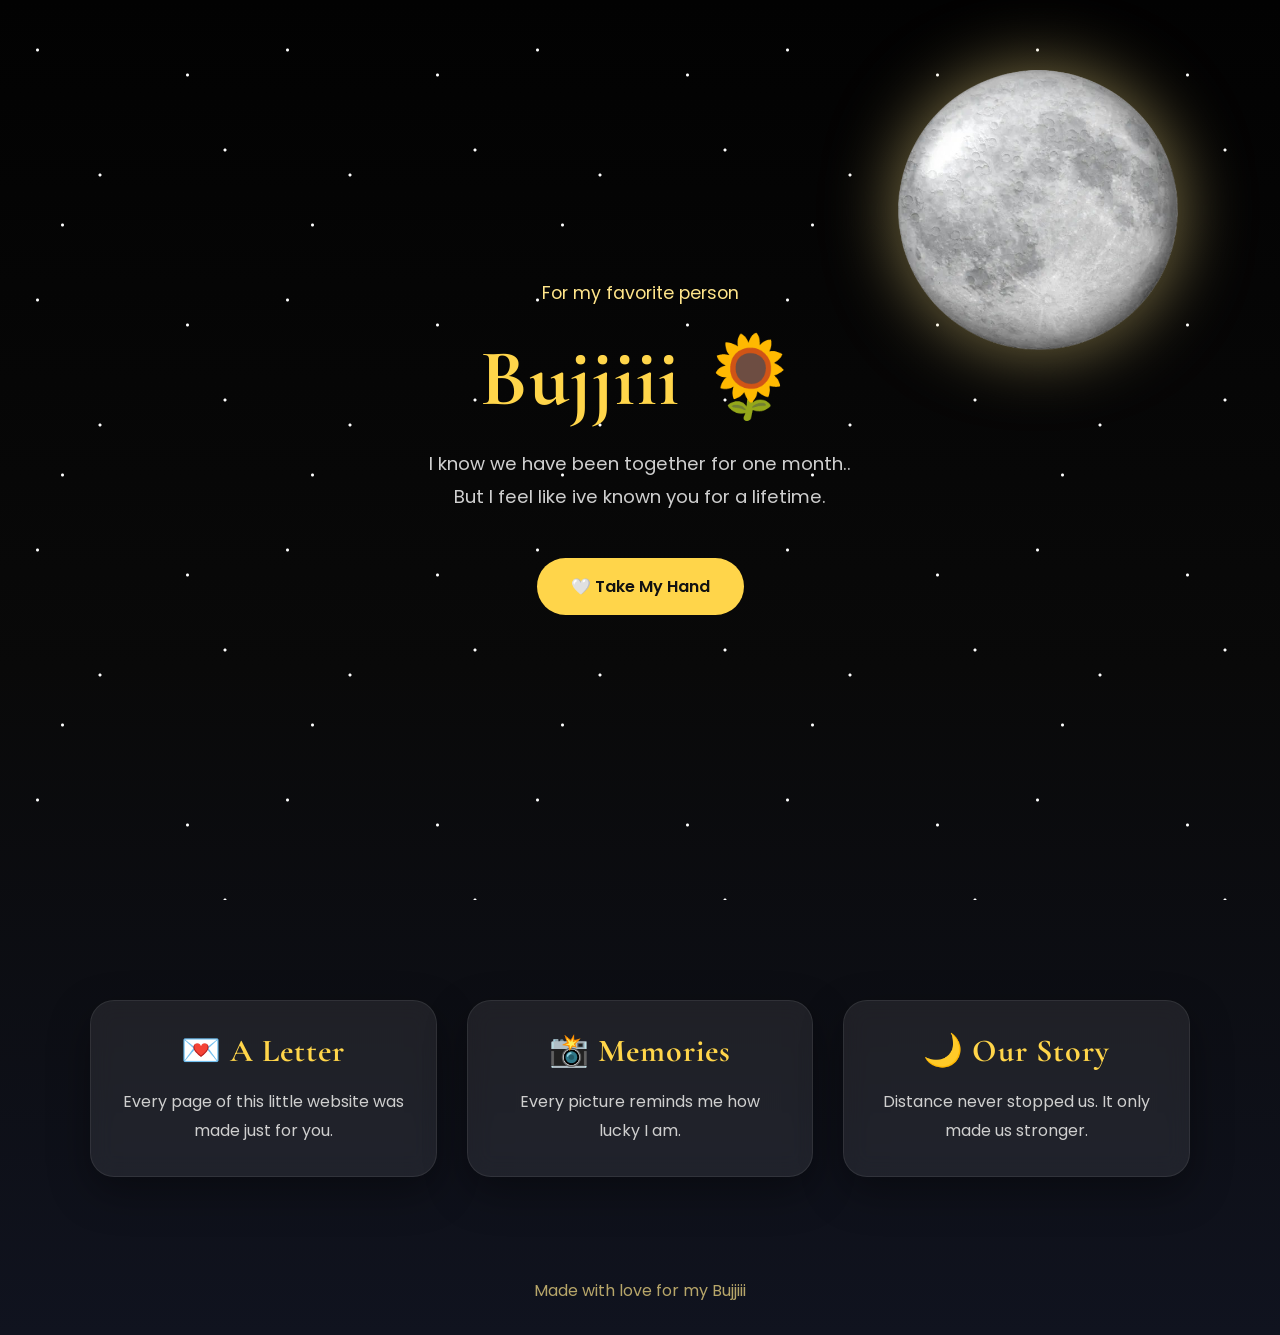
<file: index.html>
<!DOCTYPE html>
<html lang="en">
<head>
    <meta charset="UTF-8">
    <meta name="viewport" content="width=device-width, initial-scale=1.0">
    <title>Project Moonflower 🌙</title>

    <link rel="preconnect" href="https://fonts.googleapis.com">
    <link rel="preconnect" href="https://fonts.gstatic.com" crossorigin>

    <link href="https://fonts.googleapis.com/css2?family=Cormorant+Garamond:wght@500;700&family=Poppins:wght@300;400;500;600&display=swap" rel="stylesheet">

    <link rel="stylesheet" href="style.css">
</head>

<body>

<div id="stars"></div>

<header class="hero">

    <img src="assets/photos/moon.jpg" class="moon" alt="Moon">

    <div class="hero-content">

        <p class="subtitle">
            For my favorite person
        </p>

        <h1>Bujjiii 🌻</h1>

        <p class="description">
            I know we have been together for one month..
            <br>
            But I feel like ive known you for a lifetime.
        </p>

        <a href="letter.html" class="button">
            🤍 Take My Hand
        </a>

    </div>

</header>

<section class="preview">

    <div class="card">

        <h2>💌 A Letter</h2>

        <p>
            Every page of this little website
            was made just for you.
        </p>

    </div>

    <div class="card">

        <h2>📸 Memories</h2>

        <p>
            Every picture reminds me
            how lucky I am.
        </p>

    </div>

    <div class="card">

        <h2>🌙 Our Story</h2>

        <p>
            Distance never stopped us.
            It only made us stronger.
        </p>

    </div>

</section>

<footer>

    <p>
        Made with love for my Bujjiii
    </p>

</footer>

<script src="script.js"></script>

</body>
</html>
</file>
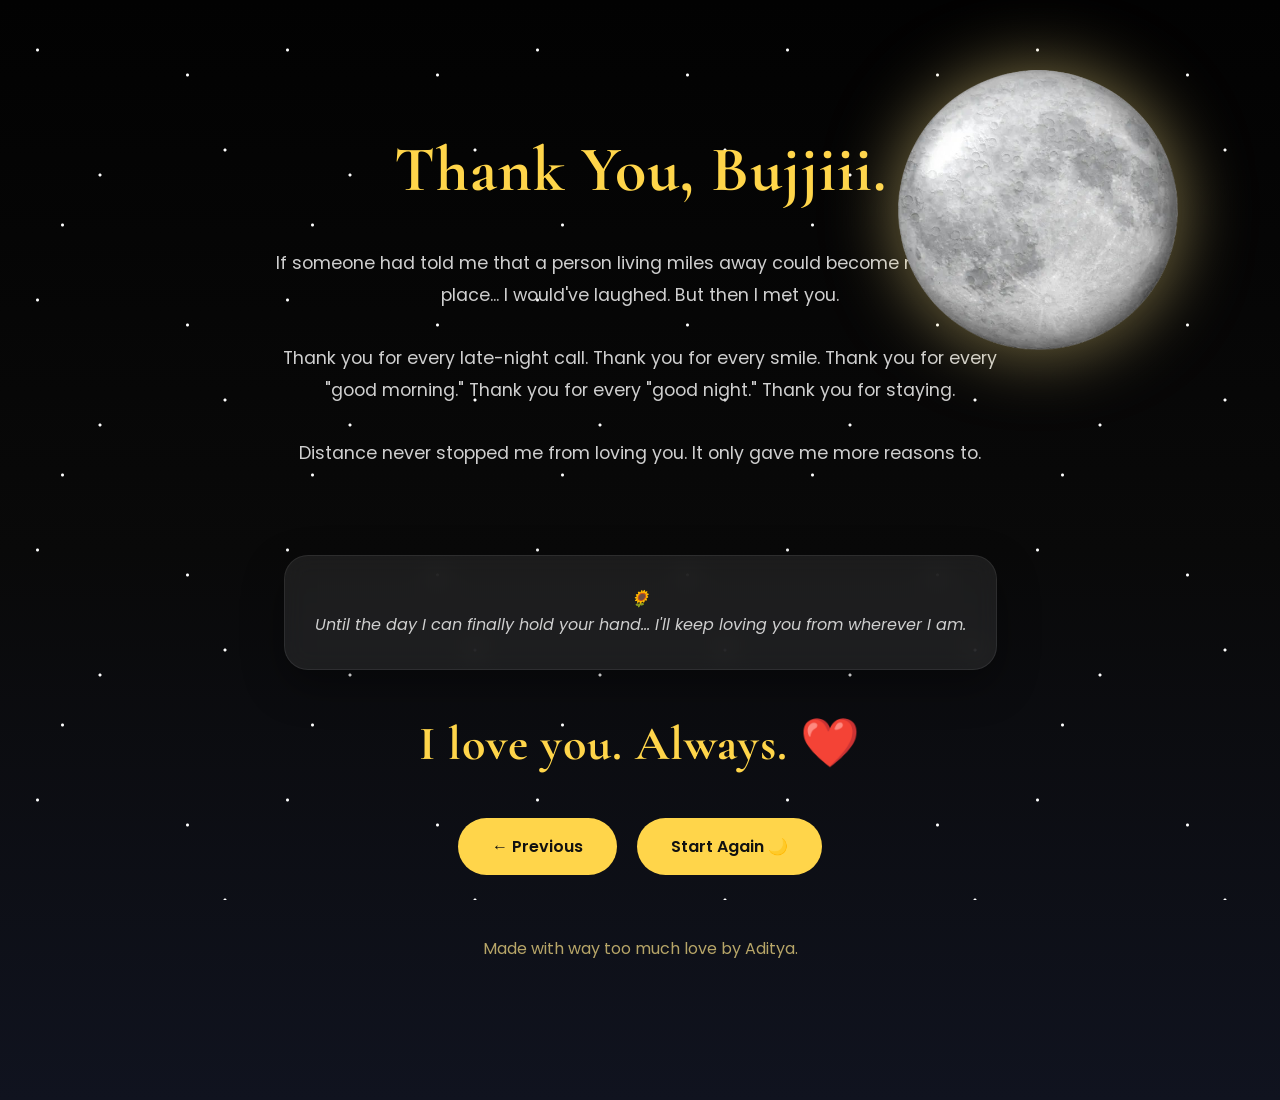
<file: ending.html>
<!DOCTYPE html>
<html lang="en">

<head>

<meta charset="UTF-8">
<meta name="viewport" content="width=device-width, initial-scale=1.0">

<title>Always ❤️</title>

<link rel="preconnect" href="https://fonts.googleapis.com">
<link rel="preconnect" href="https://fonts.gstatic.com" crossorigin>

<link href="https://fonts.googleapis.com/css2?family=Cormorant+Garamond:wght@500;700&family=Poppins:wght@300;400;500&display=swap" rel="stylesheet">

<link rel="stylesheet" href="style.css">

</head>

<body>

<div id="stars"></div>

<section class="ending-page">

<div class="moon-container">

<img src="assets/photos/moon.jpg" class="moon" alt="Moon">

</div>

<h1>

Thank You,

Bujjiii.

</h1>

<p class="ending-text">

If someone had told me that a person
living miles away could become
my favorite place...

I would've laughed.

But then I met you.

<br><br>

Thank you for every late-night call.

Thank you for every smile.

Thank you for every "good morning."

Thank you for every "good night."

Thank you for staying.

<br><br>

Distance never stopped me from loving you.

It only gave me more reasons to.

</p>

<div class="quote">

🌻

<p>

Until the day I can finally hold your hand...

I'll keep loving you from wherever I am.

</p>

</div>

<h2>

I love you.

Always.

❤️

</h2>

<div class="buttons">

<a href="future.html" class="button">

← Previous

</a>

<a href="index.html" class="button">

Start Again 🌙

</a>

</div>

<footer>

<p>

Made with way too much love
by Aditya.

</p>

</footer>

</section>

<script src="script.js"></script>

</body>

</html>
</file>
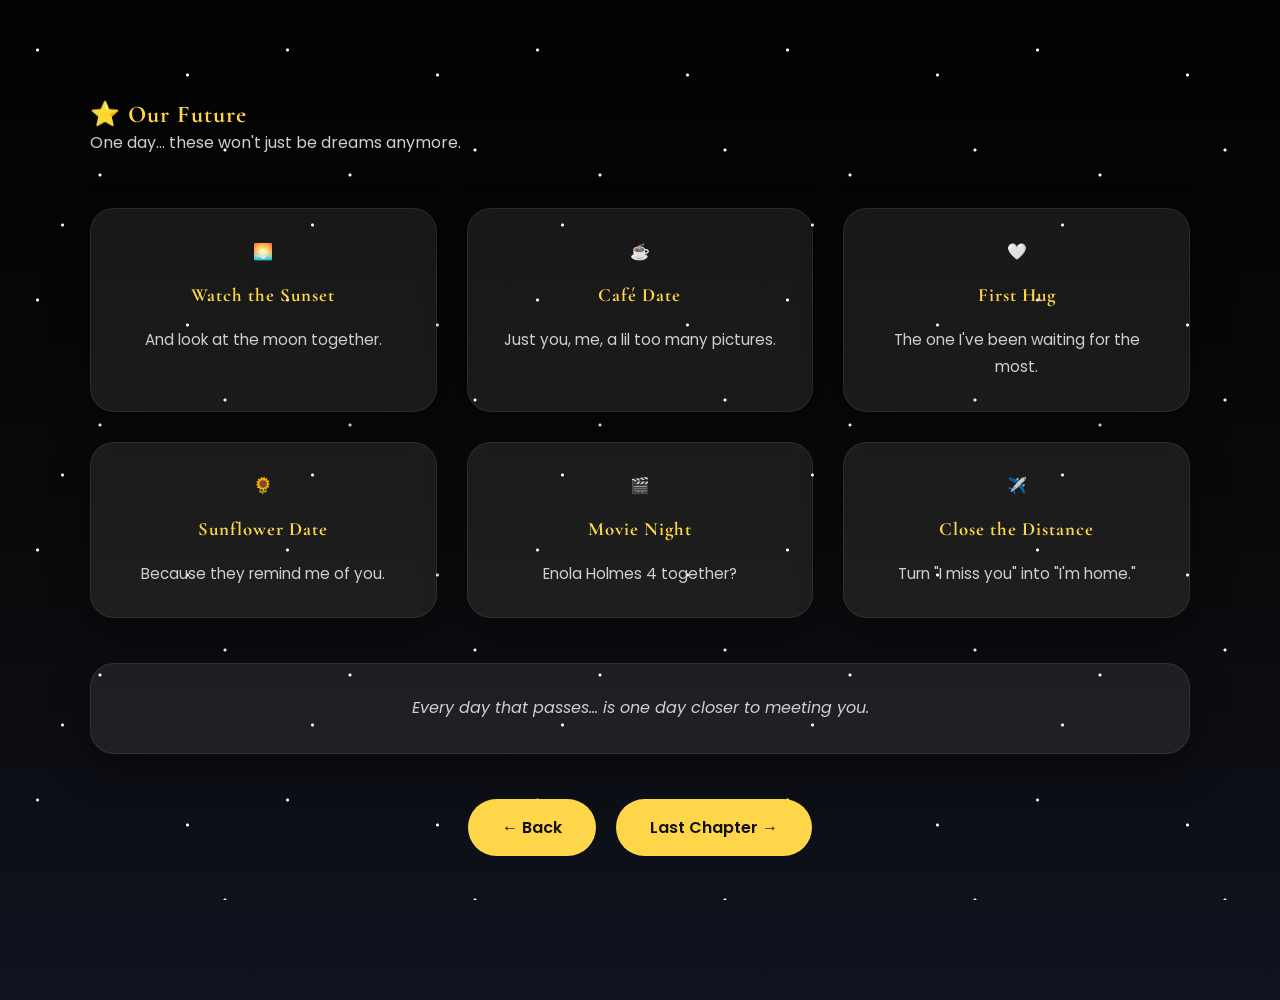
<file: future.html>
<!DOCTYPE html>
<html lang="en">

<head>

<meta charset="UTF-8">
<meta name="viewport" content="width=device-width, initial-scale=1.0">

<title>Our Future 🌌</title>

<link rel="preconnect" href="https://fonts.googleapis.com">
<link rel="preconnect" href="https://fonts.gstatic.com" crossorigin>

<link href="https://fonts.googleapis.com/css2?family=Cormorant+Garamond:wght@500;700&family=Poppins:wght@300;400;500&display=swap" rel="stylesheet">

<link rel="stylesheet" href="style.css">

</head>

<body>

<div id="stars"></div>

<section class="page">

<h1>⭐ Our Future</h1>

<p class="page-subtitle">

One day...

these won't just be dreams anymore.

</p>

<div class="dream-grid">

<div class="dream-card">
🌅
<h3>Watch the Sunset</h3>
<p>And look at the moon together.</p>
</div>

<div class="dream-card">
☕
<h3>Café Date</h3>
<p>Just you, me,  a lil too many pictures.</p>
</div>

<div class="dream-card">
🤍
<h3>First Hug</h3>
<p>The one I've been waiting for the most.</p>
</div>

<div class="dream-card">
🌻
<h3>Sunflower Date</h3>
<p>Because they remind me of you.</p>
</div>

<div class="dream-card">
🎬
<h3>Movie Night</h3>
<p>Enola Holmes 4 together?</p>
</div>

<div class="dream-card">
✈️
<h3>Close the Distance</h3>
<p>Turn "I miss you" into "I'm home."</p>
</div>

</div>

<div class="quote">

<p>

Every day that passes...

is one day closer to meeting you.

</p>

</div>

<div class="buttons">

<a href="reasons.html" class="button">

← Back

</a>

<a href="ending.html" class="button">

Last Chapter →

</a>

</div>

</section>

<script src="script.js"></script>

</body>

</html>
</file>
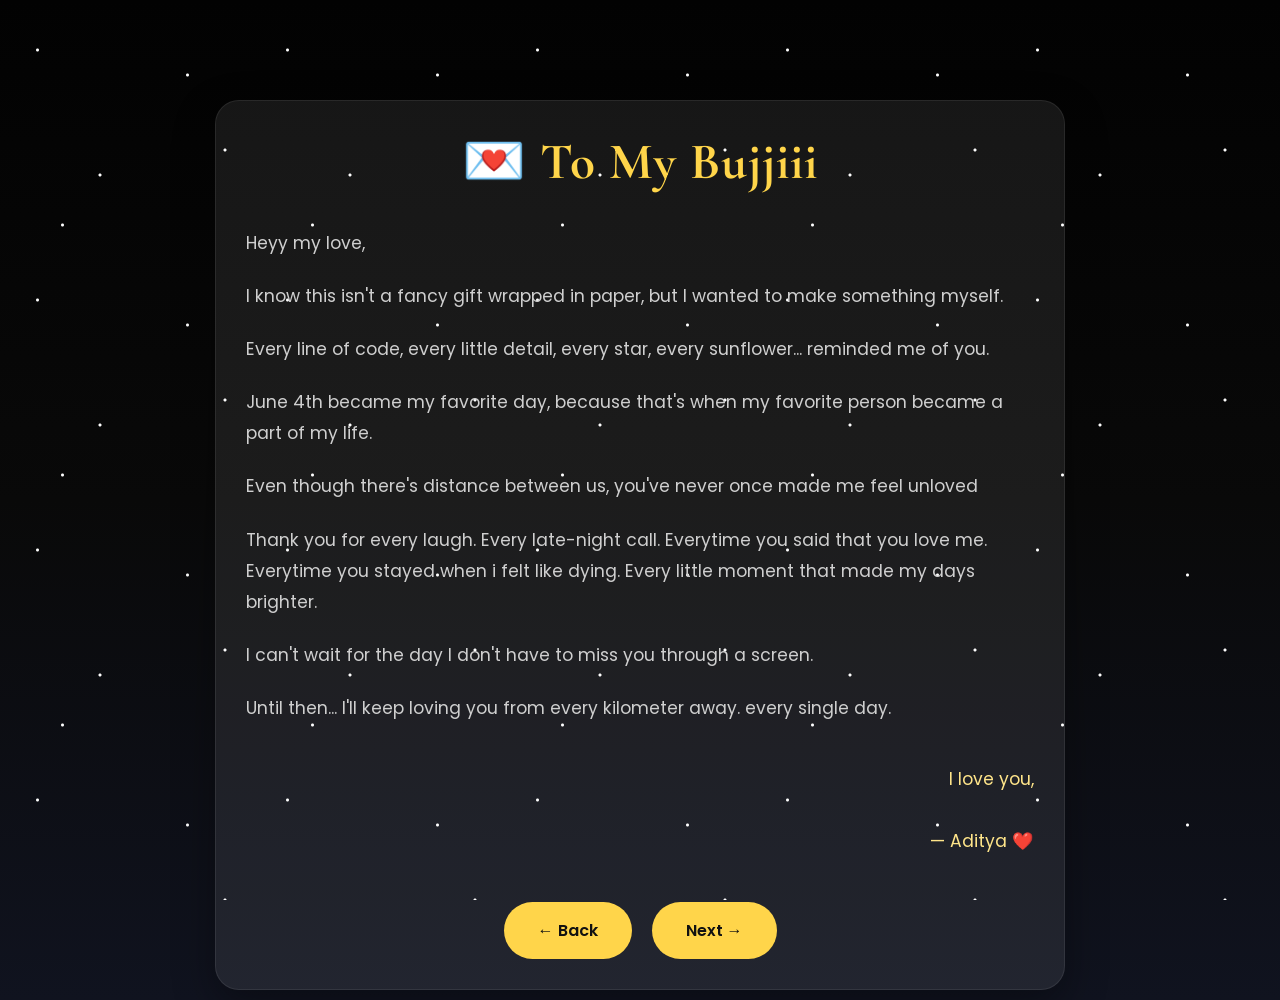
<file: letter.html>
<!DOCTYPE html>
<html lang="en">
<head>
    <meta charset="UTF-8">
    <meta name="viewport" content="width=device-width, initial-scale=1.0">

    <title>A Letter For You 💌</title>

    <link rel="preconnect" href="https://fonts.googleapis.com">
    <link rel="preconnect" href="https://fonts.gstatic.com" crossorigin>

    <link href="https://fonts.googleapis.com/css2?family=Cormorant+Garamond:wght@500;700&family=Poppins:wght@300;400;500&display=swap" rel="stylesheet">

    <link rel="stylesheet" href="style.css">
</head>

<body>

<div id="stars"></div>

<section class="page">

    <div class="letter-card">

        <h1>💌 To My Bujjiii</h1>

        <p>

            Heyy my love,

        </p>

        <p>

            I know this isn't a fancy gift wrapped in paper,
            but I wanted to make something myself.

        </p>

        <p>

            Every line of code,
            every little detail,
            every star,
            every sunflower...

            reminded me of you.

        </p>

        <p>

            June 4th became my favorite day,
            because that's when my favorite person
            became a part of my life.

        </p>

        <p>

            Even though there's distance between us,
            you've never once made me feel unloved

        </p>

        <p>

            Thank you for every laugh.

            Every late-night call.

            Everytime you said that you love me.

            Everytime you stayed when i felt like dying.

            Every little moment
            that made my days brighter.

        </p>

        <p>

            I can't wait for the day
            I don't have to miss you through a screen.

        </p>

        <p>

            Until then...

            I'll keep loving you
            from every kilometer away.
            every single day.

        </p>

        <p class="signature">

            I love you,

            <br><br>

            — Aditya ❤️

        </p>

        <div class="buttons">

            <a href="index.html" class="button">
                ← Back
            </a>

            <a href="memories.html" class="button">
                Next →
            </a>

        </div>

    </div>

</section>

<script src="script.js"></script>

</body>
</html>
</file>
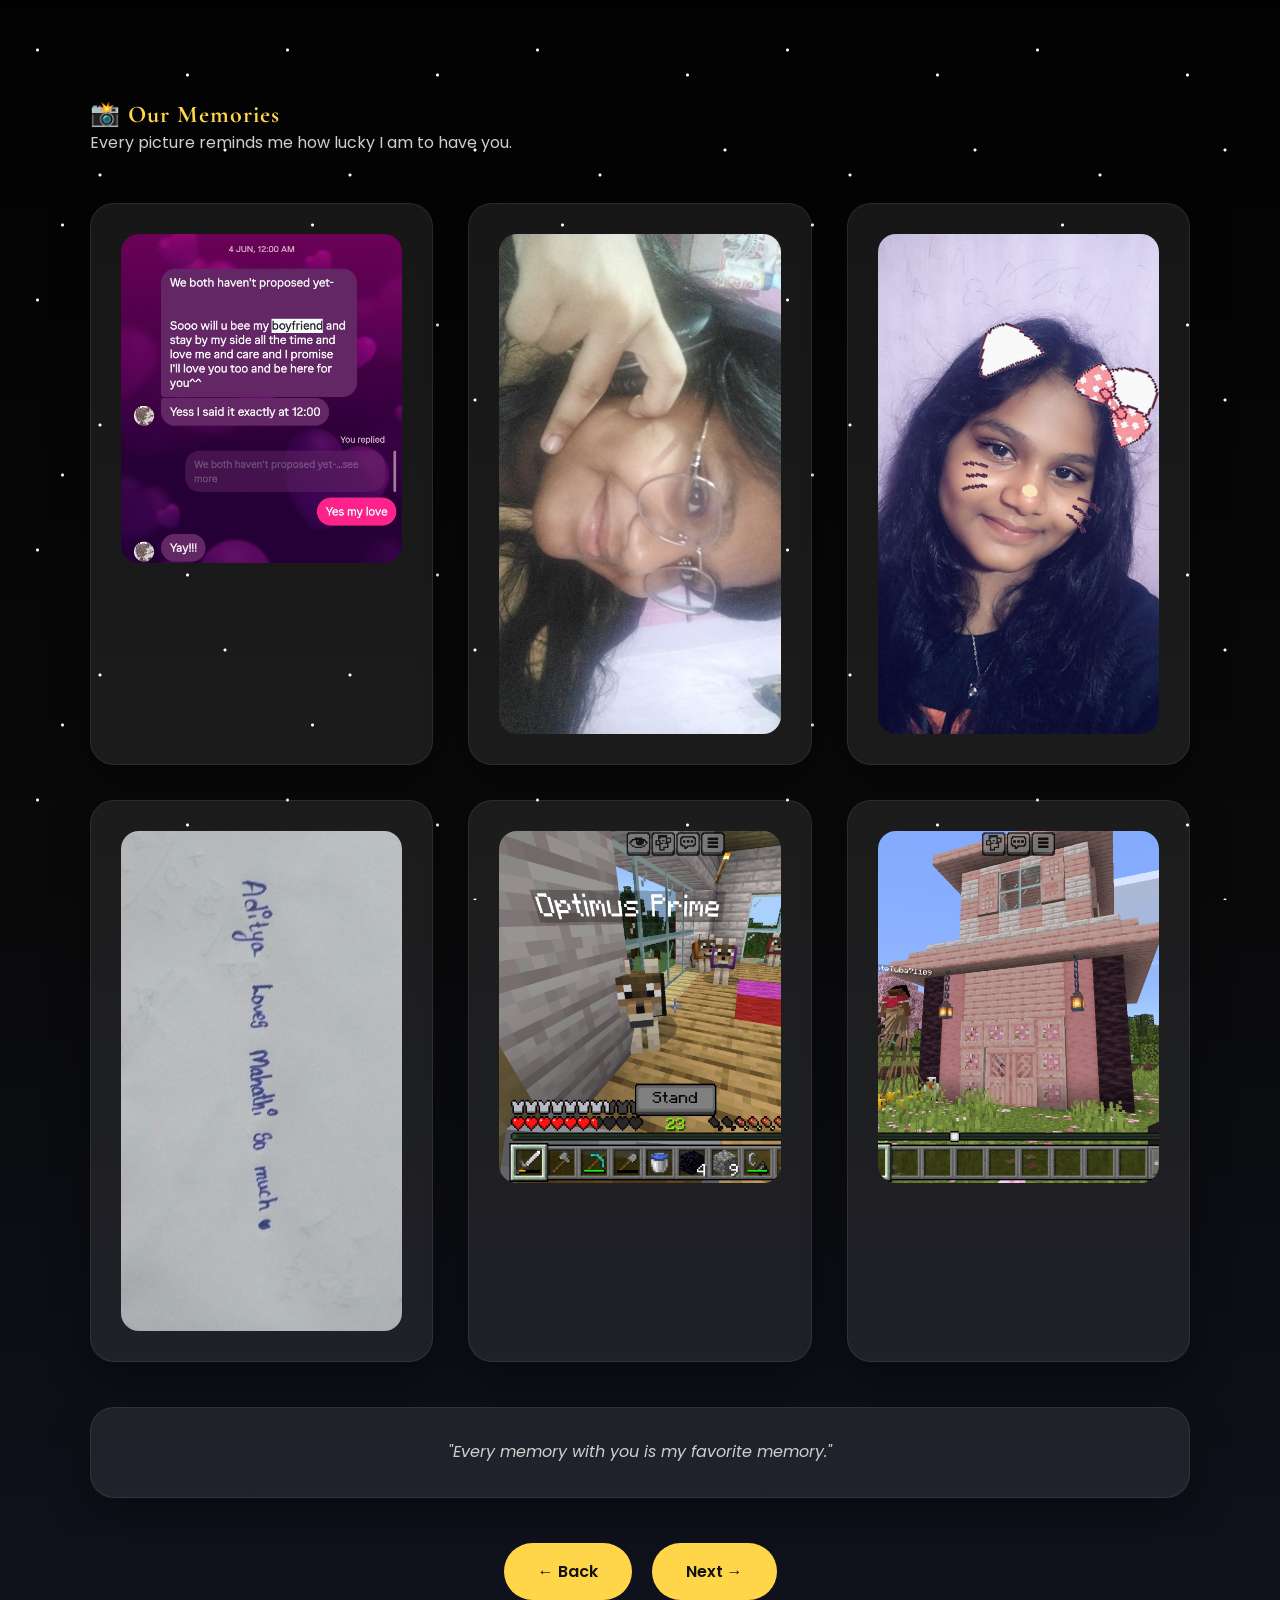
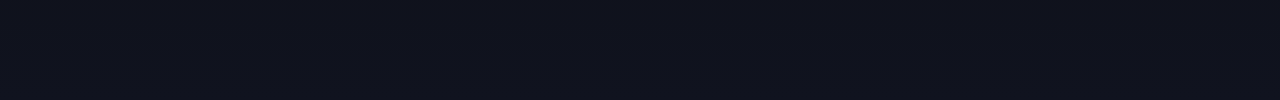
<file: memories.html>
<!DOCTYPE html>
<html lang="en">
<head>
    <meta charset="UTF-8">
    <meta name="viewport" content="width=device-width, initial-scale=1.0">

    <title>Our Memories 📸</title>

    <link rel="preconnect" href="https://fonts.googleapis.com">
    <link rel="preconnect" href="https://fonts.gstatic.com" crossorigin>

    <link href="https://fonts.googleapis.com/css2?family=Cormorant+Garamond:wght@500;700&family=Poppins:wght@300;400;500&display=swap" rel="stylesheet">

    <link rel="stylesheet" href="style.css">
</head>

<body>

<div id="stars"></div>

<section class="page">

    <h1>📸 Our Memories</h1>

    <p class="page-subtitle">
        Every picture reminds me how lucky I am to have you.
    </p>

    <div class="gallery">

        <div class="photo">
            <img src="assets/photos/photo1.jpg" alt="">
        </div>

        <div class="photo">
            <img src="assets/photos/photo2.jpg" alt="">
        </div>

        <div class="photo">
            <img src="assets/photos/photo3.jpg" alt="">
        </div>

        <div class="photo">
            <img src="assets/photos/photo4.jpg" alt="">
        </div>

        <div class="photo">
            <img src="assets/photos/photo5.jpg" alt="">
        </div>

        <div class="photo">
            <img src="assets/photos/photo6.jpg" alt="">
        </div>

    </div>

    <div class="quote">

        <p>

            "Every memory with you
            is my favorite memory."

        </p>

    </div>

    <div class="buttons">

        <a href="letter.html" class="button">
            ← Back
        </a>

        <a href="reasons.html" class="button">
            Next →
        </a>

    </div>

</section>

<script src="script.js"></script>

</body>
</html>
</file>
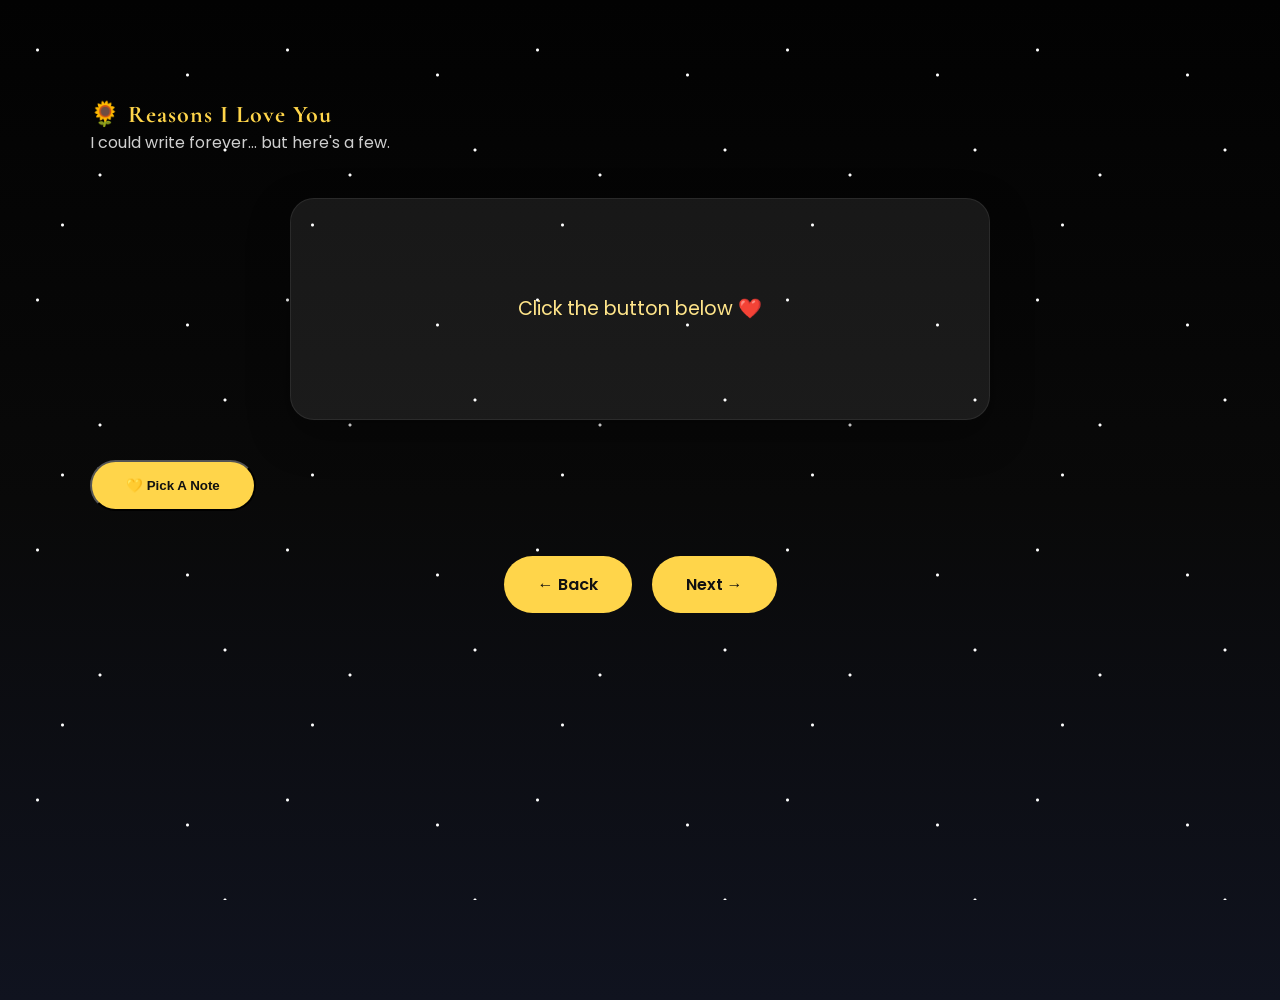
<file: reasons.html>
<!DOCTYPE html>
<html lang="en">

<head>

<meta charset="UTF-8">
<meta name="viewport" content="width=device-width, initial-scale=1.0">

<title>Reasons I Love You 🌻</title>

<link rel="preconnect" href="https://fonts.googleapis.com">
<link rel="preconnect" href="https://fonts.gstatic.com" crossorigin>

<link href="https://fonts.googleapis.com/css2?family=Cormorant+Garamond:wght@500;700&family=Poppins:wght@300;400;500&display=swap" rel="stylesheet">

<link rel="stylesheet" href="style.css">

</head>

<body>

<div id="stars"></div>

<section class="page">

<h1>🌻 Reasons I Love You</h1>

<p class="page-subtitle">

I could write forever...

but here's a few.

</p>

<div class="jar">

<div id="note">

Click the button below ❤️

</div>

</div>

<button id="noteButton" class="button">

💛 Pick A Note

</button>

<div class="buttons">

<a href="memories.html" class="button">

← Back

</a>

<a href="future.html" class="button">

Next →

</a>

</div>

</section>

<script src="script.js"></script>

</body>

</html>
</file>
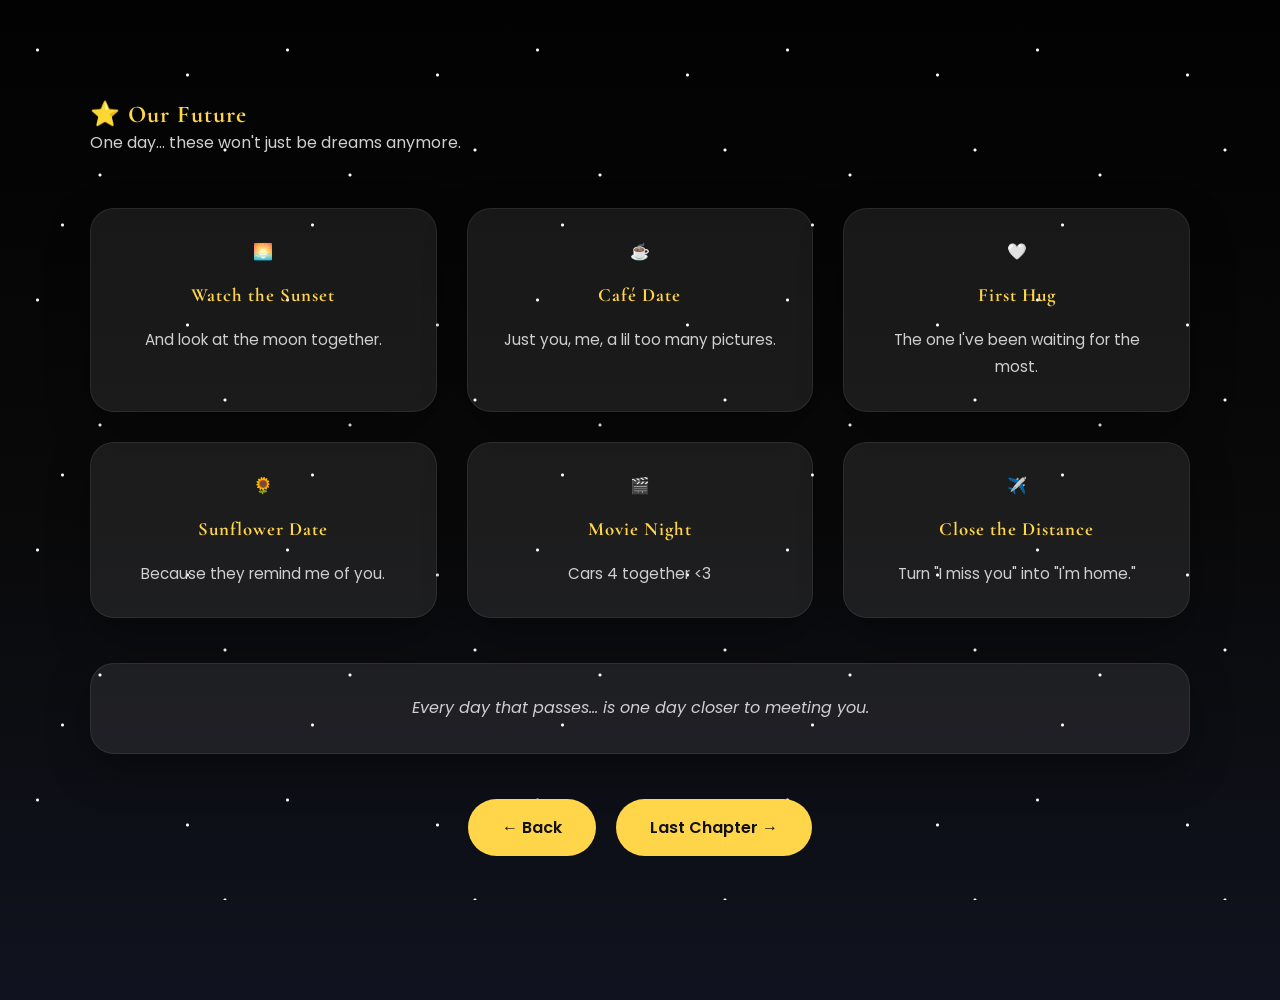
<file: forrr bujjiiii/future.html>
<!DOCTYPE html>
<html lang="en">

<head>

<meta charset="UTF-8">
<meta name="viewport" content="width=device-width, initial-scale=1.0">

<title>Our Future 🌌</title>

<link rel="preconnect" href="https://fonts.googleapis.com">
<link rel="preconnect" href="https://fonts.gstatic.com" crossorigin>

<link href="https://fonts.googleapis.com/css2?family=Cormorant+Garamond:wght@500;700&family=Poppins:wght@300;400;500&display=swap" rel="stylesheet">

<link rel="stylesheet" href="style.css">

</head>

<body>

<div id="stars"></div>

<section class="page">

<h1>⭐ Our Future</h1>

<p class="page-subtitle">

One day...

these won't just be dreams anymore.

</p>

<div class="dream-grid">

<div class="dream-card">
🌅
<h3>Watch the Sunset</h3>
<p>And look at the moon together.</p>
</div>

<div class="dream-card">
☕
<h3>Café Date</h3>
<p>Just you, me,  a lil too many pictures.</p>
</div>

<div class="dream-card">
🤍
<h3>First Hug</h3>
<p>The one I've been waiting for the most.</p>
</div>

<div class="dream-card">
🌻
<h3>Sunflower Date</h3>
<p>Because they remind me of you.</p>
</div>

<div class="dream-card">
🎬
<h3>Movie Night</h3>
<p>Cars 4 together <3</p>
</div>

<div class="dream-card">
✈️
<h3>Close the Distance</h3>
<p>Turn "I miss you" into "I'm home."</p>
</div>

</div>

<div class="quote">

<p>

Every day that passes...

is one day closer to meeting you.

</p>

</div>

<div class="buttons">

<a href="reasons.html" class="button">

← Back

</a>

<a href="ending.html" class="button">

Last Chapter →

</a>

</div>

</section>

<script src="script.js"></script>

</body>

</html>
</file>
<file: style.css>
/* ===========================
   PROJECT MOONFLOWER
   Part 1
=========================== */

:root{

    --bg:#040404;
    --card:rgba(255,255,255,.08);

    --gold:#FFD54A;
    --gold-light:#FFE58A;

    --white:#F5F5F5;
    --gray:#CFCFCF;

    --shadow:0 15px 40px rgba(0,0,0,.35);

}

*{
    margin:0;
    padding:0;
    box-sizing:border-box;
}

html{

    scroll-behavior:smooth;

}

body{

    background:linear-gradient(
        to bottom,
        #020202,
        #090909,
        #10131f
    );

    color:var(--white);

    font-family:'Poppins',sans-serif;

    overflow-x:hidden;

    min-height:100vh;

}

/* ===========================
        TYPOGRAPHY
=========================== */

h1,h2,h3{

    font-family:'Cormorant Garamond',serif;

    color:var(--gold);

    letter-spacing:1px;

}

p{

    color:var(--gray);

    line-height:1.8;

}

/* ===========================
          STARS
=========================== */

#stars{

    position:fixed;

    inset:0;

    pointer-events:none;

    z-index:-1;

    background-image:

    radial-gradient(circle at 15% 20%,white 1px,transparent 2px),
    radial-gradient(circle at 40% 70%,white 1px,transparent 2px),
    radial-gradient(circle at 75% 30%,white 1px,transparent 2px),
    radial-gradient(circle at 90% 60%,white 1px,transparent 2px),
    radial-gradient(circle at 25% 90%,white 1px,transparent 2px);

    background-size:250px 250px;

    animation:twinkle 8s linear infinite;

}

/* ===========================
          HERO
=========================== */

.hero{

    min-height:100vh;

    display:flex;

    align-items:center;

    justify-content:center;

    text-align:center;

    position:relative;

    padding:40px;

}

.hero-content{

    max-width:700px;

}

.subtitle{

    color:var(--gold-light);

    font-size:1.1rem;

    margin-bottom:20px;

}

.hero h1{

    font-size:5rem;

    margin-bottom:20px;

}

.description{

    font-size:1.15rem;

    margin-bottom:45px;

}

.moon{

    position:absolute;

    width:280px;

    top:70px;

    right:8%;

    filter:

        drop-shadow(0 0 35px rgba(255,229,138,.5));

    animation:

        floatMoon 5s ease-in-out infinite;

}

/* ===========================
        BUTTONS
=========================== */

.button{

    display:inline-block;

    text-decoration:none;

    color:#111;

    background:var(--gold);

    padding:16px 34px;

    border-radius:999px;

    font-weight:600;

    transition:.35s;

}

.button:hover{

    transform:translateY(-4px);

    background:var(--gold-light);

    box-shadow:0 12px 30px rgba(255,213,74,.35);

}

/* ===========================
        PANELS
=========================== */

.page,
.preview,
.ending-page{

    width:min(1100px,92%);

    margin:100px auto;

}

.card,
.letter-card,
.photo,
.jar,
.dream-card,
.quote{

    background:var(--card);

    backdrop-filter:blur(12px);

    border:1px solid rgba(255,255,255,.08);

    border-radius:24px;

    padding:30px;

    box-shadow:var(--shadow);

}

/* ===========================
        ANIMATIONS
=========================== */

@keyframes floatMoon{

    0%{
        transform:translateY(0px);
    }

    50%{
        transform:translateY(-15px);
    }

    100%{
        transform:translateY(0px);
    }

}

@keyframes twinkle{

    from{

        opacity:.7;

    }

    50%{

        opacity:1;

    }

    to{

        opacity:.7;

    }

}

/* ===========================
        PREVIEW CARDS
=========================== */

.preview{

    display:grid;
    grid-template-columns:repeat(auto-fit,minmax(250px,1fr));
    gap:30px;

}

.card{

    text-align:center;
    transition:.4s;
    cursor:pointer;

}

.card:hover{

    transform:translateY(-12px);
    box-shadow:0 20px 50px rgba(255,213,74,.2);
    border-color:rgba(255,213,74,.3);

}

.card h2{

    margin-bottom:18px;
    font-size:2rem;

}

/* ===========================
        LETTER PAGE
=========================== */

.letter-card{

    max-width:850px;
    margin:auto;

}

.letter-card h1{

    text-align:center;
    margin-bottom:35px;
    font-size:3.2rem;

}

.letter-card p{

    margin-bottom:22px;
    font-size:1.08rem;

}

.signature{

    text-align:right;
    margin-top:40px;
    color:var(--gold-light);

}

/* ===========================
        PHOTO GALLERY
=========================== */

.gallery{

    display:grid;

    grid-template-columns:
    repeat(auto-fit,minmax(250px,1fr));

    gap:35px;

    margin-top:45px;

}

.photo{

    overflow:hidden;

    transform:rotate(-2deg);

    transition:.45s;

}

.photo:nth-child(even){

    transform:rotate(2deg);

}

.photo:hover{

    transform:
    translateY(-12px)
    rotate(0deg)
    scale(1.03);

    box-shadow:0 20px 55px rgba(255,213,74,.25);

}

.photo img{

    width:100%;
    display:block;
    border-radius:18px;

}

/* ===========================
        BUTTON ROW
=========================== */

.buttons{

    display:flex;
    justify-content:center;
    gap:20px;
    margin-top:45px;
    flex-wrap:wrap;

}

/* ===========================
        LOVE NOTE JAR
=========================== */

.jar{

    max-width:700px;
    margin:40px auto;
    text-align:center;

    padding:50px;

}

#note{

    min-height:120px;

    display:flex;
    align-items:center;
    justify-content:center;

    font-size:1.2rem;

    color:var(--gold-light);

    transition:.35s;

}

/* ===========================
        FUTURE PAGE
=========================== */

.dream-grid{

    display:grid;

    grid-template-columns:
    repeat(auto-fit,minmax(260px,1fr));

    gap:30px;

    margin-top:50px;

}

.dream-card{

    text-align:center;

    transition:.4s;

    cursor:pointer;

}

.dream-card:hover{

    transform:
    translateY(-12px)
    scale(1.03);

    border:1px solid rgba(255,213,74,.4);

    box-shadow:
    0 20px 55px rgba(255,213,74,.18);

}

.dream-card h3{

    margin:20px 0;

}

.dream-card p{

    font-size:.95rem;

}

/* ===========================
        QUOTES
=========================== */

.quote{

    margin-top:45px;

    text-align:center;

    font-style:italic;

    color:var(--gold-light);

}

/* ===========================
        ENDING PAGE
=========================== */

.ending-page{

    text-align:center;

    min-height:100vh;

    display:flex;

    flex-direction:column;

    justify-content:center;

    align-items:center;

}

.ending-page h1{

    font-size:4rem;

    margin-top:25px;

}

.ending-text{

    max-width:750px;

    margin:40px auto;

    font-size:1.1rem;

}

.ending-page h2{

    margin-top:45px;

    font-size:3rem;

}

/* ===========================
        FOOTER
=========================== */

footer{

    margin-top:60px;

    text-align:center;

    opacity:.7;

    padding-bottom:30px;

}

footer p{

    color:var(--gold-light);

}

/* ===========================
      FADE IN ANIMATION
=========================== */

@keyframes fadeUp{

    from{

        opacity:0;
        transform:translateY(40px);

    }

    to{

        opacity:1;
        transform:translateY(0);

    }

}

.page,
.hero-content,
.card,
.photo,
.dream-card,
.letter-card{

    animation:fadeUp 1s ease both;

}

/* ===========================
      GLOWING MOON
=========================== */

.moon{

    animation:
    floatMoon 5s ease-in-out infinite,
    moonGlow 4s ease-in-out infinite;

}

@keyframes moonGlow{

    0%{

        filter:
        drop-shadow(0 0 20px rgba(255,229,138,.3));

    }

    50%{

        filter:
        drop-shadow(0 0 60px rgba(255,229,138,.8));

    }

    100%{

        filter:
        drop-shadow(0 0 20px rgba(255,229,138,.3));

    }

}

/* ===========================
      BUTTON EFFECT
=========================== */

.button{

    position:relative;

    overflow:hidden;

}

.button::after{

    content:"";

    position:absolute;

    left:-120%;

    top:0;

    width:100%;

    height:100%;

    background:rgba(255,255,255,.35);

    transform:skewX(-25deg);

    transition:.8s;

}

.button:hover::after{

    left:140%;

}

/* ===========================
      RESPONSIVE
=========================== */

@media (max-width:900px){

.hero{

    padding-top:120px;

}

.hero h1{

    font-size:3.3rem;

}

.moon{

    width:180px;

    top:30px;

    right:50%;
    transform:translateX(50%);

}

.gallery{

    grid-template-columns:1fr;

}

.preview{

    grid-template-columns:1fr;

}

.dream-grid{

    grid-template-columns:1fr;

}

.buttons{

    flex-direction:column;

    align-items:center;

}

.button{

    width:220px;
    text-align:center;

}

}

/* ===========================
      SHOOTING STAR
=========================== */

.shooting-star{

position:fixed;

width:140px;

height:2px;

background:linear-gradient(
to right,
white,
transparent);

pointer-events:none;

z-index:9999;

animation:shoot 2s linear forwards;

}

@keyframes shoot{

0%{

transform:
translateX(0)
translateY(0)
rotate(-25deg);

opacity:1;

}

100%{

transform:
translateX(1700px)
translateY(400px)
rotate(-25deg);

opacity:0;

}

}

/* ===========================
      SCROLL REVEAL
=========================== */

.card,
.photo,
.dream-card,
.letter-card,
.jar,
.quote{

opacity:0;

transform:translateY(40px);

transition:1s;

}

.show{

opacity:1;

transform:translateY(0);

}
</file>
<file: forrr bujjiiii/style.css>
/* ===========================
   PROJECT MOONFLOWER
   Part 1
=========================== */

:root{

    --bg:#040404;
    --card:rgba(255,255,255,.08);

    --gold:#FFD54A;
    --gold-light:#FFE58A;

    --white:#F5F5F5;
    --gray:#CFCFCF;

    --shadow:0 15px 40px rgba(0,0,0,.35);

}

*{
    margin:0;
    padding:0;
    box-sizing:border-box;
}

html{

    scroll-behavior:smooth;

}

body{

    background:linear-gradient(
        to bottom,
        #020202,
        #090909,
        #10131f
    );

    color:var(--white);

    font-family:'Poppins',sans-serif;

    overflow-x:hidden;

    min-height:100vh;

}

/* ===========================
        TYPOGRAPHY
=========================== */

h1,h2,h3{

    font-family:'Cormorant Garamond',serif;

    color:var(--gold);

    letter-spacing:1px;

}

p{

    color:var(--gray);

    line-height:1.8;

}

/* ===========================
          STARS
=========================== */

#stars{

    position:fixed;

    inset:0;

    pointer-events:none;

    z-index:-1;

    background-image:

    radial-gradient(circle at 15% 20%,white 1px,transparent 2px),
    radial-gradient(circle at 40% 70%,white 1px,transparent 2px),
    radial-gradient(circle at 75% 30%,white 1px,transparent 2px),
    radial-gradient(circle at 90% 60%,white 1px,transparent 2px),
    radial-gradient(circle at 25% 90%,white 1px,transparent 2px);

    background-size:250px 250px;

    animation:twinkle 8s linear infinite;

}

/* ===========================
          HERO
=========================== */

.hero{

    min-height:100vh;

    display:flex;

    align-items:center;

    justify-content:center;

    text-align:center;

    position:relative;

    padding:40px;

}

.hero-content{

    max-width:700px;

}

.subtitle{

    color:var(--gold-light);

    font-size:1.1rem;

    margin-bottom:20px;

}

.hero h1{

    font-size:5rem;

    margin-bottom:20px;

}

.description{

    font-size:1.15rem;

    margin-bottom:45px;

}

.moon{

    position:absolute;

    width:280px;

    top:70px;

    right:8%;

    filter:

        drop-shadow(0 0 35px rgba(255,229,138,.5));

    animation:

        floatMoon 5s ease-in-out infinite;

}

/* ===========================
        BUTTONS
=========================== */

.button{

    display:inline-block;

    text-decoration:none;

    color:#111;

    background:var(--gold);

    padding:16px 34px;

    border-radius:999px;

    font-weight:600;

    transition:.35s;

}

.button:hover{

    transform:translateY(-4px);

    background:var(--gold-light);

    box-shadow:0 12px 30px rgba(255,213,74,.35);

}

/* ===========================
        PANELS
=========================== */

.page,
.preview,
.ending-page{

    width:min(1100px,92%);

    margin:100px auto;

}

.card,
.letter-card,
.photo,
.jar,
.dream-card,
.quote{

    background:var(--card);

    backdrop-filter:blur(12px);

    border:1px solid rgba(255,255,255,.08);

    border-radius:24px;

    padding:30px;

    box-shadow:var(--shadow);

}

/* ===========================
        ANIMATIONS
=========================== */

@keyframes floatMoon{

    0%{
        transform:translateY(0px);
    }

    50%{
        transform:translateY(-15px);
    }

    100%{
        transform:translateY(0px);
    }

}

@keyframes twinkle{

    from{

        opacity:.7;

    }

    50%{

        opacity:1;

    }

    to{

        opacity:.7;

    }

}

/* ===========================
        PREVIEW CARDS
=========================== */

.preview{

    display:grid;
    grid-template-columns:repeat(auto-fit,minmax(250px,1fr));
    gap:30px;

}

.card{

    text-align:center;
    transition:.4s;
    cursor:pointer;

}

.card:hover{

    transform:translateY(-12px);
    box-shadow:0 20px 50px rgba(255,213,74,.2);
    border-color:rgba(255,213,74,.3);

}

.card h2{

    margin-bottom:18px;
    font-size:2rem;

}

/* ===========================
        LETTER PAGE
=========================== */

.letter-card{

    max-width:850px;
    margin:auto;

}

.letter-card h1{

    text-align:center;
    margin-bottom:35px;
    font-size:3.2rem;

}

.letter-card p{

    margin-bottom:22px;
    font-size:1.08rem;

}

.signature{

    text-align:right;
    margin-top:40px;
    color:var(--gold-light);

}

/* ===========================
        PHOTO GALLERY
=========================== */

.gallery{

    display:grid;

    grid-template-columns:
    repeat(auto-fit,minmax(250px,1fr));

    gap:35px;

    margin-top:45px;

}

.photo{

    overflow:hidden;

    transform:rotate(-2deg);

    transition:.45s;

}

.photo:nth-child(even){

    transform:rotate(2deg);

}

.photo:hover{

    transform:
    translateY(-12px)
    rotate(0deg)
    scale(1.03);

    box-shadow:0 20px 55px rgba(255,213,74,.25);

}

.photo img{

    width:100%;
    display:block;
    border-radius:18px;

}

/* ===========================
        BUTTON ROW
=========================== */

.buttons{

    display:flex;
    justify-content:center;
    gap:20px;
    margin-top:45px;
    flex-wrap:wrap;

}

/* ===========================
        LOVE NOTE JAR
=========================== */

.jar{

    max-width:700px;
    margin:40px auto;
    text-align:center;

    padding:50px;

}

#note{

    min-height:120px;

    display:flex;
    align-items:center;
    justify-content:center;

    font-size:1.2rem;

    color:var(--gold-light);

    transition:.35s;

}

/* ===========================
        FUTURE PAGE
=========================== */

.dream-grid{

    display:grid;

    grid-template-columns:
    repeat(auto-fit,minmax(260px,1fr));

    gap:30px;

    margin-top:50px;

}

.dream-card{

    text-align:center;

    transition:.4s;

    cursor:pointer;

}

.dream-card:hover{

    transform:
    translateY(-12px)
    scale(1.03);

    border:1px solid rgba(255,213,74,.4);

    box-shadow:
    0 20px 55px rgba(255,213,74,.18);

}

.dream-card h3{

    margin:20px 0;

}

.dream-card p{

    font-size:.95rem;

}

/* ===========================
        QUOTES
=========================== */

.quote{

    margin-top:45px;

    text-align:center;

    font-style:italic;

    color:var(--gold-light);

}

/* ===========================
        ENDING PAGE
=========================== */

.ending-page{

    text-align:center;

    min-height:100vh;

    display:flex;

    flex-direction:column;

    justify-content:center;

    align-items:center;

}

.ending-page h1{

    font-size:4rem;

    margin-top:25px;

}

.ending-text{

    max-width:750px;

    margin:40px auto;

    font-size:1.1rem;

}

.ending-page h2{

    margin-top:45px;

    font-size:3rem;

}

/* ===========================
        FOOTER
=========================== */

footer{

    margin-top:60px;

    text-align:center;

    opacity:.7;

    padding-bottom:30px;

}

footer p{

    color:var(--gold-light);

}

/* ===========================
      FADE IN ANIMATION
=========================== */

@keyframes fadeUp{

    from{

        opacity:0;
        transform:translateY(40px);

    }

    to{

        opacity:1;
        transform:translateY(0);

    }

}

.page,
.hero-content,
.card,
.photo,
.dream-card,
.letter-card{

    animation:fadeUp 1s ease both;

}

/* ===========================
      GLOWING MOON
=========================== */

.moon{

    animation:
    floatMoon 5s ease-in-out infinite,
    moonGlow 4s ease-in-out infinite;

}

@keyframes moonGlow{

    0%{

        filter:
        drop-shadow(0 0 20px rgba(255,229,138,.3));

    }

    50%{

        filter:
        drop-shadow(0 0 60px rgba(255,229,138,.8));

    }

    100%{

        filter:
        drop-shadow(0 0 20px rgba(255,229,138,.3));

    }

}

/* ===========================
      BUTTON EFFECT
=========================== */

.button{

    position:relative;

    overflow:hidden;

}

.button::after{

    content:"";

    position:absolute;

    left:-120%;

    top:0;

    width:100%;

    height:100%;

    background:rgba(255,255,255,.35);

    transform:skewX(-25deg);

    transition:.8s;

}

.button:hover::after{

    left:140%;

}

/* ===========================
      RESPONSIVE
=========================== */

@media (max-width:900px){

.hero{

    padding-top:120px;

}

.hero h1{

    font-size:3.3rem;

}

.moon{

    width:180px;

    top:30px;

    right:50%;
    transform:translateX(50%);

}

.gallery{

    grid-template-columns:1fr;

}

.preview{

    grid-template-columns:1fr;

}

.dream-grid{

    grid-template-columns:1fr;

}

.buttons{

    flex-direction:column;

    align-items:center;

}

.button{

    width:220px;
    text-align:center;

}

}

/* ===========================
      SHOOTING STAR
=========================== */

.shooting-star{

position:fixed;

width:140px;

height:2px;

background:linear-gradient(
to right,
white,
transparent);

pointer-events:none;

z-index:9999;

animation:shoot 2s linear forwards;

}

@keyframes shoot{

0%{

transform:
translateX(0)
translateY(0)
rotate(-25deg);

opacity:1;

}

100%{

transform:
translateX(1700px)
translateY(400px)
rotate(-25deg);

opacity:0;

}

}

/* ===========================
      SCROLL REVEAL
=========================== */

.card,
.photo,
.dream-card,
.letter-card,
.jar,
.quote{

opacity:0;

transform:translateY(40px);

transition:1s;

}

.show{

opacity:1;

transform:translateY(0);

}
</file>
